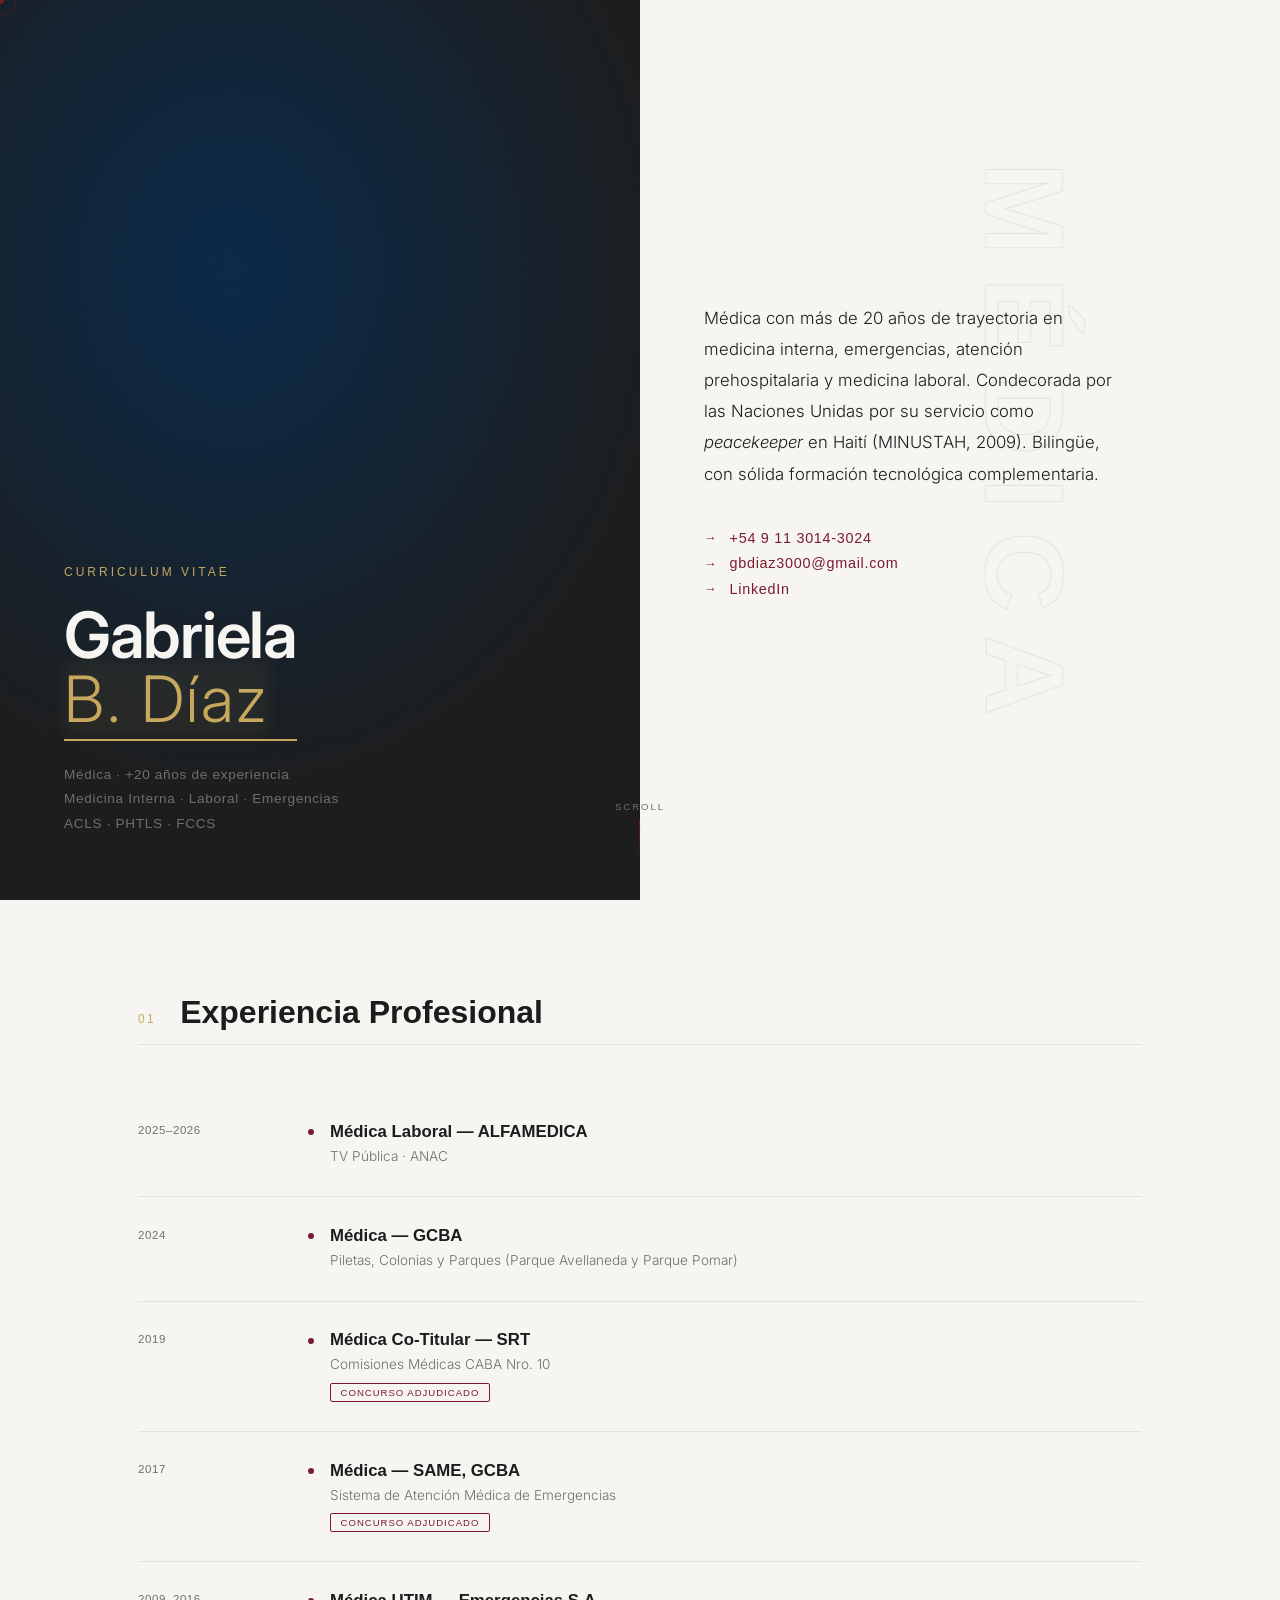
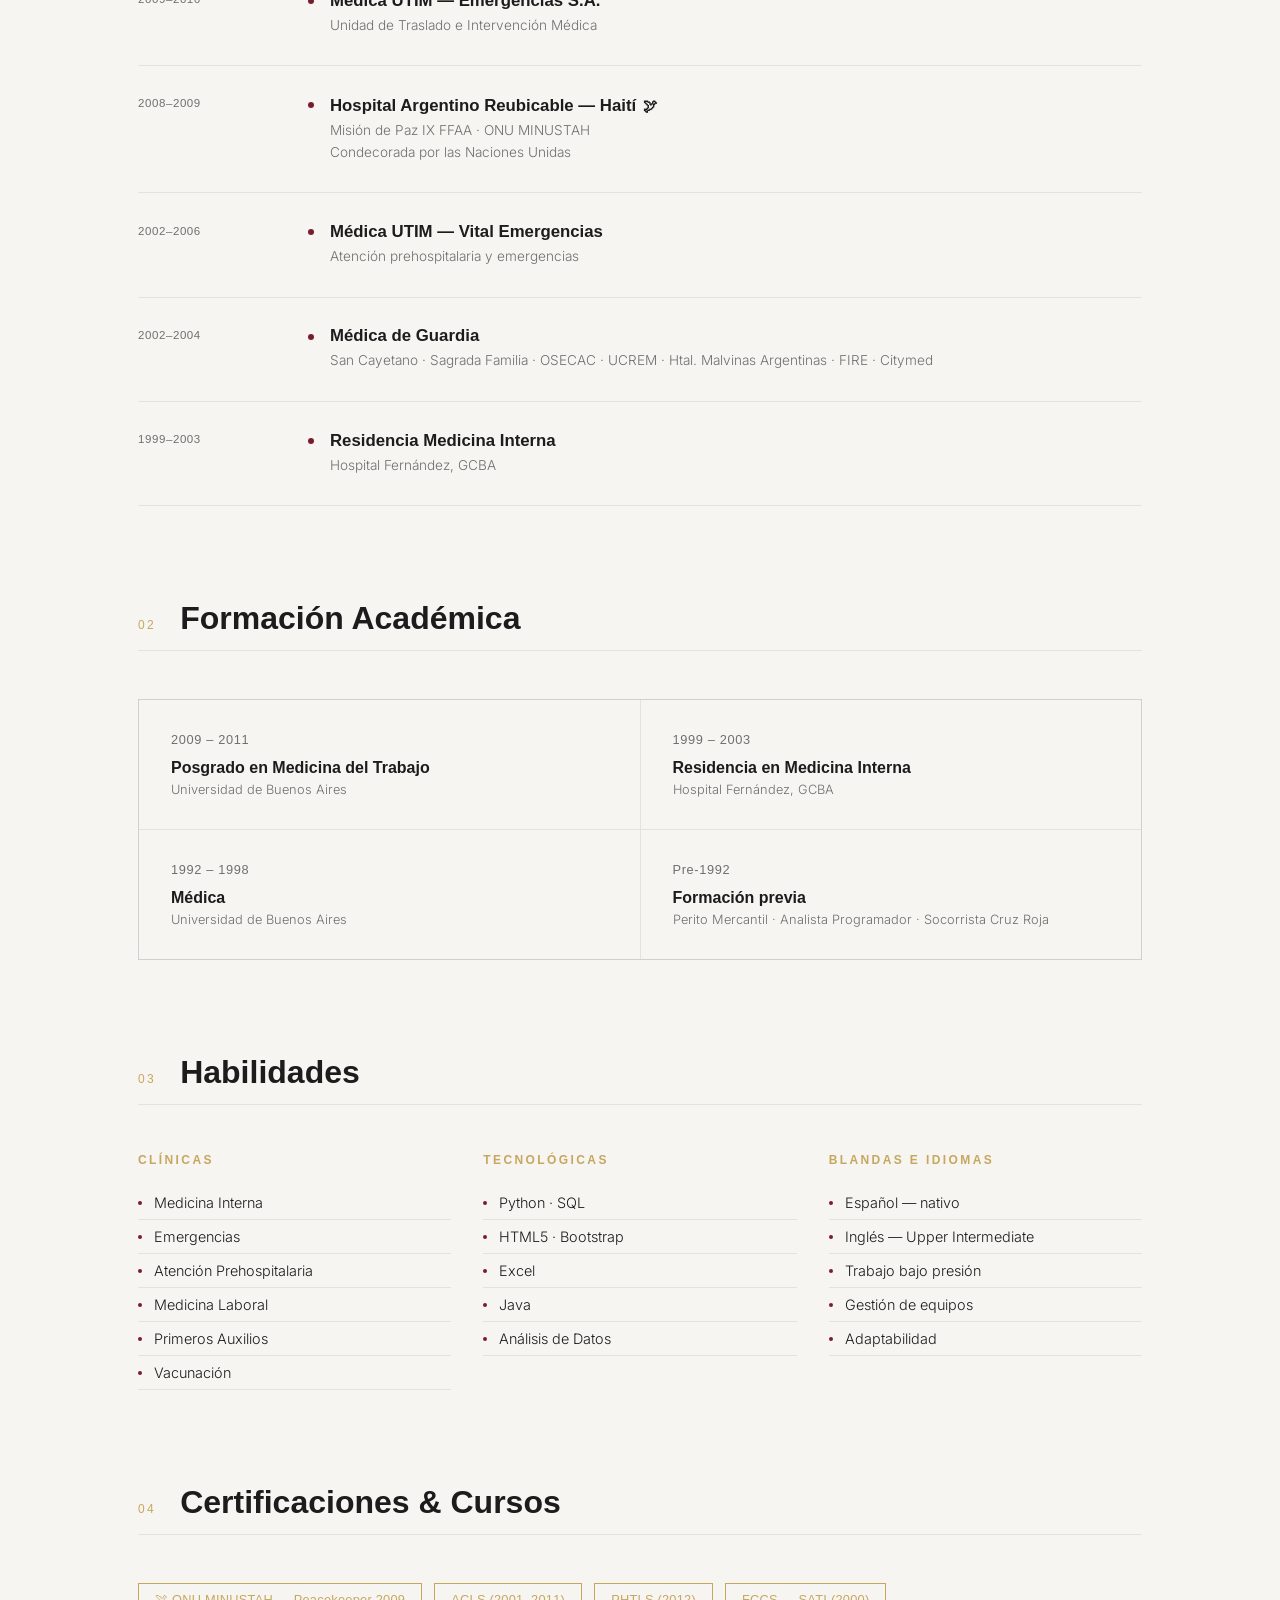
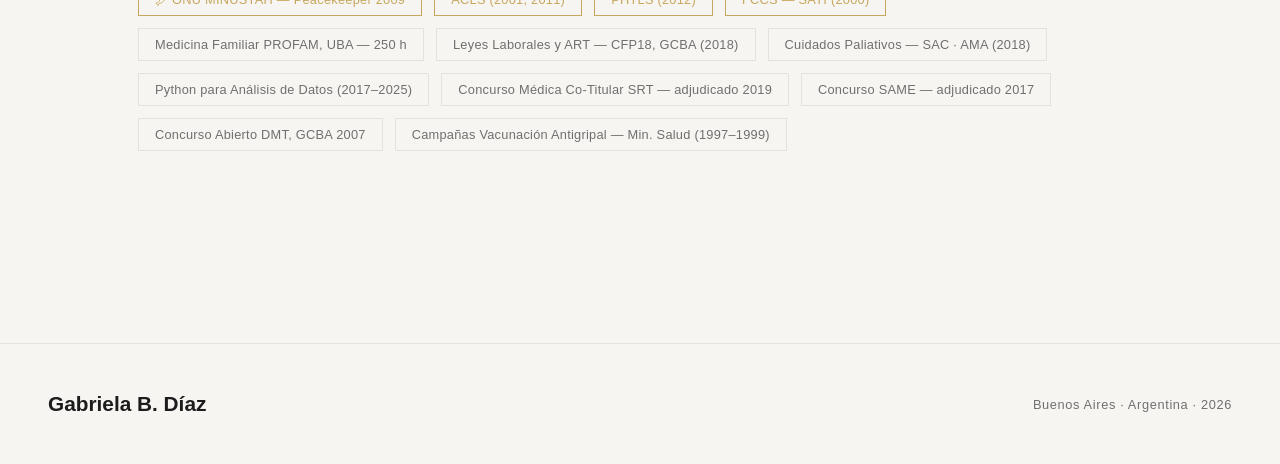
<file: index.html>
<!DOCTYPE html>
<html lang="es">

<head>
  <meta charset="UTF-8" />
  <meta name="viewport" content="width=device-width, initial-scale=1.0" />
  <title>Dra. Gabriela B. Díaz </title>
  <link href="https://fonts.googleapis.com/css2?family=Inter:wght@300;400;600&display=swap" rel="stylesheet">
  <link rel="icon" type="image/svg+xml" href="favicon.svg">
  <link rel="stylesheet" href="style.css">

</head>

<body>

  <div class="cursor" id="cursor"></div>
  <div class="cursor-ring" id="cursorRing"></div>

  <!-- HERO -->
  <section class="hero">
    <div class="hero-left">
      <div class="hero-noise"></div>
      
      <div class="hero-name">
        <p class="label">Curriculum Vitae</p>
        <h1>Gabriela<br><em>B. Díaz</em></h1>
        <p class="title-line">
          Médica · +20 años de experiencia<br>
          Medicina Interna · Laboral · Emergencias<br>
          ACLS · PHTLS · FCCS
        </p>
      </div>
    </div>

    <div class="hero-right">
      <div class="summary-block">
        <p>
          Médica con más de 20 años de trayectoria en medicina interna, emergencias,
          atención prehospitalaria y medicina laboral. Condecorada por las Naciones
          Unidas por su servicio como <em>peacekeeper</em> en Haití (MINUSTAH, 2009).
          Bilingüe, con sólida formación tecnológica complementaria.
        </p>
        <div class="contact-row">
          <a href="https://wa.me/5491130143024">+54 9 11 3014-3024</a>
          <a href="mailto:gbdiaz3000@gmail.com">gbdiaz3000@gmail.com</a>
          <a href="https://www.linkedin.com/in/gabrielabeatrizdiaz/" target="_blank">LinkedIn</a>
        </div>
      </div>
    </div>

    <div class="scroll-hint">
      <span>Scroll</span>
      <div class="scroll-line"></div>
    </div>
  </section>

  <!-- MAIN -->
  <main>

    <!-- EXPERIENCIA -->
    <div class="section" data-section>
      <div class="section-header">
        <span class="section-num">01</span>
        <h2 class="section-title">Experiencia Profesional</h2>
      </div>

      <div class="exp-grid">

        <div class="exp-item">
          <div class="exp-year">2025–2026<div class="exp-dot"></div>
          </div>
          <div class="exp-body">
            <h3>Médica Laboral — ALFAMEDICA</h3>
            <p>TV Pública · ANAC</p>
          </div>
        </div>

        <div class="exp-item">
          <div class="exp-year">2024<div class="exp-dot"></div>
          </div>
          <div class="exp-body">
            <h3>Médica — GCBA</h3>
            <p>Piletas, Colonias y Parques (Parque Avellaneda y Parque Pomar)</p>
          </div>
        </div>

        <div class="exp-item">
          <div class="exp-year">2019<div class="exp-dot"></div>
          </div>
          <div class="exp-body">
            <h3>Médica Co-Titular — SRT</h3>
            <p>Comisiones Médicas CABA Nro. 10</p>
            <span class="exp-badge">Concurso adjudicado</span>
          </div>
        </div>

        <div class="exp-item">
          <div class="exp-year">2017<div class="exp-dot"></div>
          </div>
          <div class="exp-body">
            <h3>Médica — SAME, GCBA</h3>
            <p>Sistema de Atención Médica de Emergencias</p>
            <span class="exp-badge">Concurso adjudicado</span>
          </div>
        </div>

        <div class="exp-item">
          <div class="exp-year">2009–2016<div class="exp-dot"></div>
          </div>
          <div class="exp-body">
            <h3>Médica UTIM — Emergencias S.A.</h3>
            <p>Unidad de Traslado e Intervención Médica</p>
          </div>
        </div>

        <div class="exp-item">
          <div class="exp-year">2008–2009<div class="exp-dot"></div>
          </div>
          <div class="exp-body">
            <h3 class="un-medal">Hospital Argentino Reubicable — Haití</h3>
            <p>Misión de Paz IX FFAA · ONU MINUSTAH<br>Condecorada por las Naciones Unidas</p>
          </div>
        </div>

        <div class="exp-item">
          <div class="exp-year">2002–2006<div class="exp-dot"></div>
          </div>
          <div class="exp-body">
            <h3>Médica UTIM — Vital Emergencias</h3>
            <p>Atención prehospitalaria y emergencias</p>
          </div>
        </div>

        <div class="exp-item">
          <div class="exp-year">2002–2004<div class="exp-dot"></div>
          </div>
          <div class="exp-body">
            <h3>Médica de Guardia</h3>
            <p>San Cayetano · Sagrada Familia · OSECAC · UCREM · Htal. Malvinas Argentinas · FIRE · Citymed</p>
          </div>
        </div>

        <div class="exp-item">
          <div class="exp-year">1999–2003<div class="exp-dot"></div>
          </div>
          <div class="exp-body">
            <h3>Residencia Medicina Interna</h3>
            <p>Hospital Fernández, GCBA</p>
          </div>
        </div>

      </div>
    </div>

    <!-- EDUCACION -->
    <div class="section" data-section>
      <div class="section-header">
        <span class="section-num">02</span>
        <h2 class="section-title">Formación Académica</h2>
      </div>

      <div class="edu-grid">

        <div class="edu-item">
          <p class="edu-year">2009 – 2011</p>
          <h3>Posgrado en Medicina del Trabajo</h3>
          <p>Universidad de Buenos Aires</p>
        </div>

        <div class="edu-item">
          <p class="edu-year">1999 – 2003</p>
          <h3>Residencia en Medicina Interna</h3>
          <p>Hospital Fernández, GCBA</p>
        </div>

        <div class="edu-item">
          <p class="edu-year">1992 – 1998</p>
          <h3>Médica</h3>
          <p>Universidad de Buenos Aires</p>
        </div>

        <div class="edu-item">
          <p class="edu-year">Pre-1992</p>
          <h3>Formación previa</h3>
          <p>Perito Mercantil · Analista Programador · Socorrista Cruz Roja</p>
        </div>

      </div>
    </div>

    <!-- HABILIDADES -->
    <div class="section" data-section>
      <div class="section-header">
        <span class="section-num">03</span>
        <h2 class="section-title">Habilidades</h2>
      </div>

      <div class="skills-container">

        <div class="skill-group">
          <h4>Clínicas</h4>
          <ul class="skill-list">
            <li>Medicina Interna</li>
            <li>Emergencias</li>
            <li>Atención Prehospitalaria</li>
            <li>Medicina Laboral</li>
            <li>Primeros Auxilios</li>
            <li>Vacunación</li>
          </ul>
        </div>

        <div class="skill-group">
          <h4>Tecnológicas</h4>
          <ul class="skill-list">
            <li>Python · SQL</li>
            <li>HTML5 · Bootstrap</li>
            <li>Excel</li>
            <li>Java</li>
            <li>Análisis de Datos</li>
          </ul>
        </div>

        <div class="skill-group">
          <h4>Blandas e Idiomas</h4>
          <ul class="skill-list">
            <li>Español — nativo</li>
            <li>Inglés — Upper Intermediate</li>
            <li>Trabajo bajo presión</li>
            <li>Gestión de equipos</li>
            <li>Adaptabilidad</li>
          </ul>
        </div>

      </div>
    </div>

    <!-- CERTIFICACIONES -->
    <div class="section" data-section>
      <div class="section-header">
        <span class="section-num">04</span>
        <h2 class="section-title">Certificaciones &amp; Cursos</h2>
      </div>

      <div class="certs-flow">
        <div class="cert-tag highlight">🕊 ONU MINUSTAH — Peacekeeper 2009</div>
        <div class="cert-tag highlight">ACLS (2001, 2011)</div>
        <div class="cert-tag highlight">PHTLS (2012)</div>
        <div class="cert-tag highlight">FCCS — SATI (2000)</div>
        <div class="cert-tag">Medicina Familiar PROFAM, UBA — 250 h</div>
        <div class="cert-tag">Leyes Laborales y ART — CFP18, GCBA (2018)</div>
        <div class="cert-tag">Cuidados Paliativos — SAC · AMA (2018)</div>
        <div class="cert-tag">Python para Análisis de Datos (2017–2025)</div>
        <div class="cert-tag">Concurso Médica Co-Titular SRT — adjudicado 2019</div>
        <div class="cert-tag">Concurso SAME — adjudicado 2017</div>
        <div class="cert-tag">Concurso Abierto DMT, GCBA 2007</div>
        <div class="cert-tag">Campañas Vacunación Antigripal — Min. Salud (1997–1999)</div>
      </div>
    </div>

  </main>

  <!-- FOOTER -->
  <footer>
    <div class="name">Gabriela B. Díaz</div>
    <div class="copy">Buenos Aires · Argentina · 2026</div>
  </footer>

  <script>
    // Custom cursor
    const cursor = document.getElementById('cursor');
    const ring = document.getElementById('cursorRing');
    let mouseX = 0, mouseY = 0;
    let ringX = 0, ringY = 0;

    document.addEventListener('mousemove', (e) => {
      mouseX = e.clientX;
      mouseY = e.clientY;
      cursor.style.left = mouseX + 'px';
      cursor.style.top = mouseY + 'px';
    });

    (function animateRing() {
      ringX += (mouseX - ringX) * 0.12;
      ringY += (mouseY - ringY) * 0.12;
      ring.style.left = ringX + 'px';
      ring.style.top = ringY + 'px';
      requestAnimationFrame(animateRing);
    })();

    // Scroll reveal
    const sections = document.querySelectorAll('[data-section]');
    const observer = new IntersectionObserver((entries) => {
      entries.forEach(e => {
        if (e.isIntersecting) e.target.classList.add('visible');
      });
    }, { threshold: 0.1 });

    sections.forEach(s => observer.observe(s));
  </script>
</body>

</html>
</file>
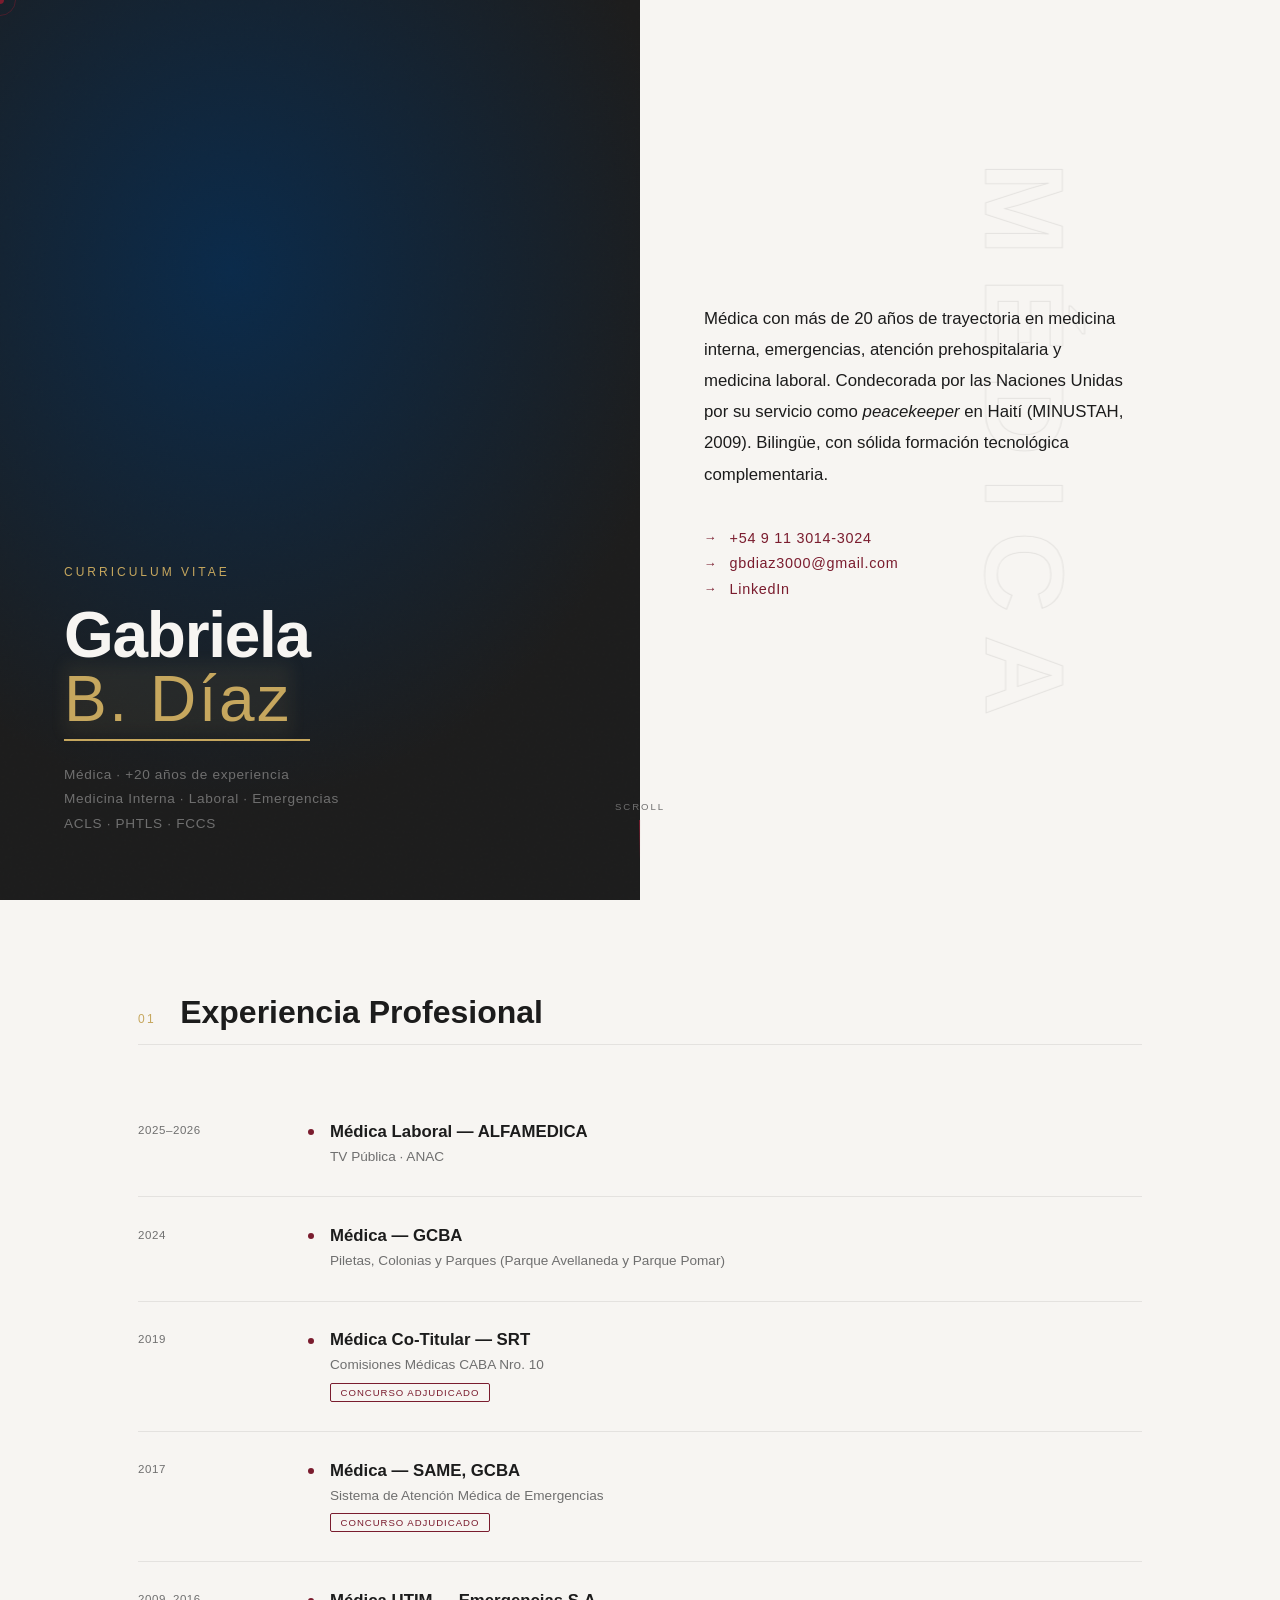
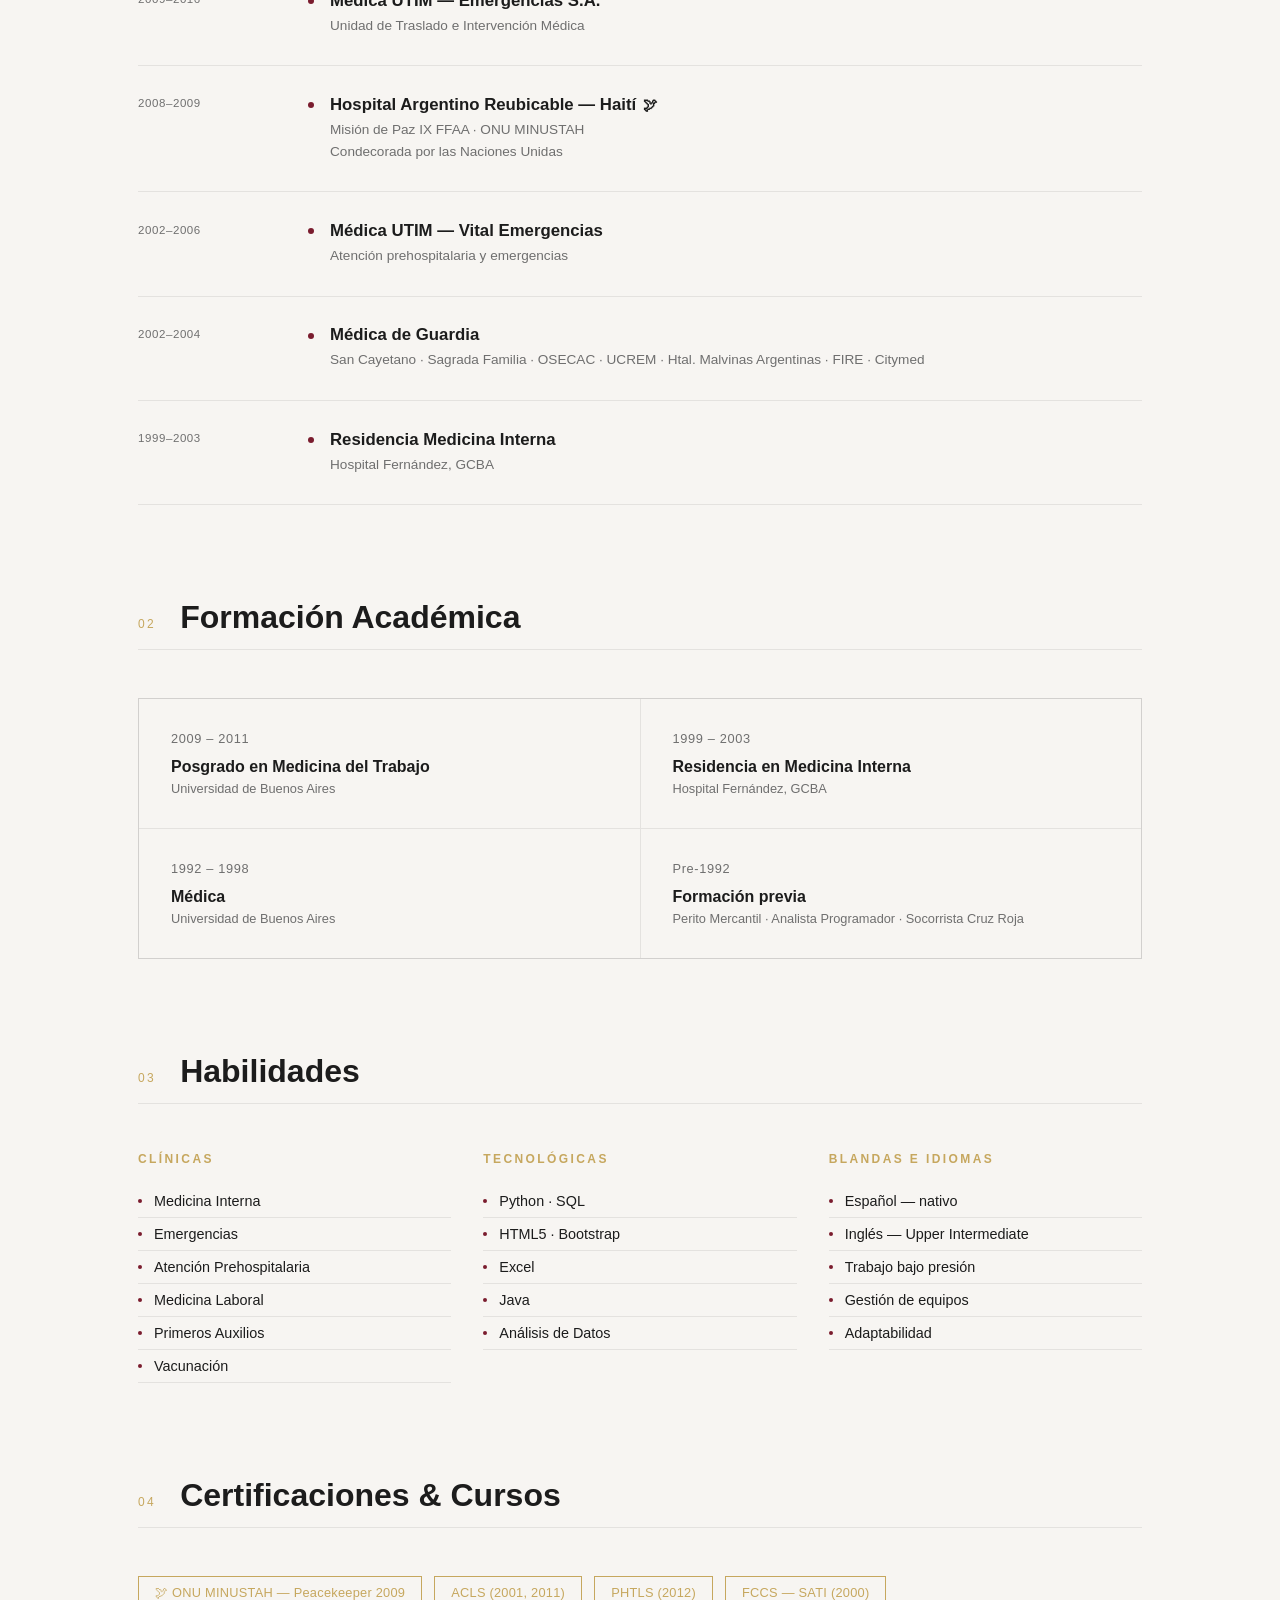
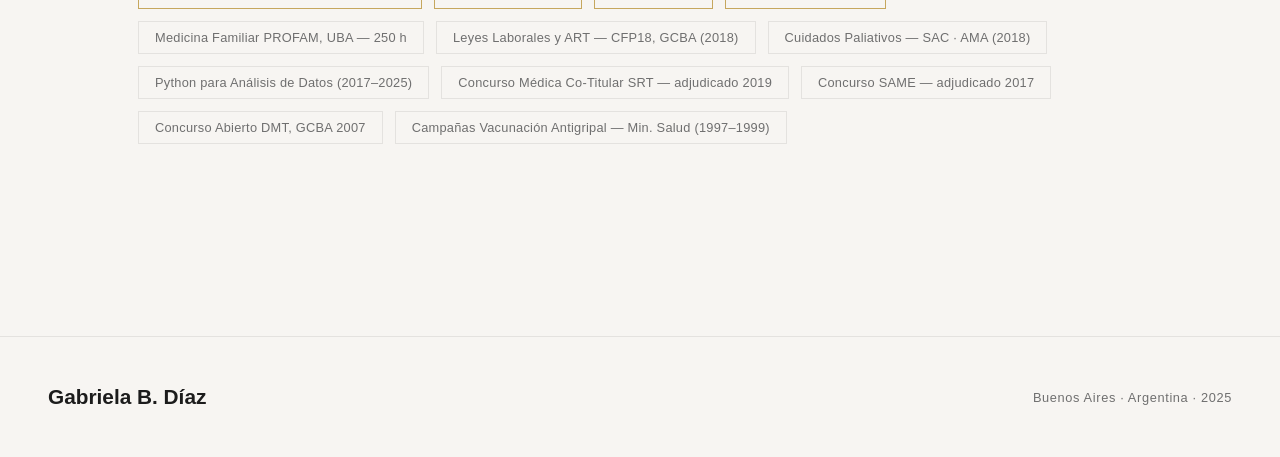
<file: index (1).html>
<!DOCTYPE html>
<html lang="es">
<head>
  <meta charset="UTF-8" />
  <meta name="viewport" content="width=device-width, initial-scale=1.0"/>
  <title>Gabriela B. Díaz — Médica</title>
  <link rel="stylesheet" href="style.css">
 
</head>
<body>

  <div class="cursor" id="cursor"></div>
  <div class="cursor-ring" id="cursorRing"></div>

  <!-- HERO -->
  <section class="hero">
    <div class="hero-left">
      <div class="hero-noise"></div>
      <div class="hero-name">
        <p class="label">Curriculum Vitae</p>
        <h1>Gabriela<br><em>B. Díaz</em></h1>
        <p class="title-line">
          Médica · +20 años de experiencia<br>
          Medicina Interna · Laboral · Emergencias<br>
          ACLS · PHTLS · FCCS
        </p>
      </div>
    </div>

    <div class="hero-right">
      <div class="summary-block">
        <p>
          Médica con más de 20 años de trayectoria en medicina interna, emergencias,
          atención prehospitalaria y medicina laboral. Condecorada por las Naciones
          Unidas por su servicio como <em>peacekeeper</em> en Haití (MINUSTAH, 2009).
          Bilingüe, con sólida formación tecnológica complementaria.
        </p>
        <div class="contact-row">
          <a href="https://wa.me/5491130143024">+54 9 11 3014-3024</a>
          <a href="mailto:gbdiaz3000@gmail.com">gbdiaz3000@gmail.com</a>
          <a href="https://www.linkedin.com/in/gabrielabeatrizdiaz/" target="_blank">LinkedIn</a>
        </div>
      </div>
    </div>

    <div class="scroll-hint">
      <span>Scroll</span>
      <div class="scroll-line"></div>
    </div>
  </section>

  <!-- MAIN -->
  <main>

    <!-- EXPERIENCIA -->
    <div class="section" data-section>
      <div class="section-header">
        <span class="section-num">01</span>
        <h2 class="section-title">Experiencia Profesional</h2>
      </div>

      <div class="exp-grid">

        <div class="exp-item">
          <div class="exp-year">2025–2026<div class="exp-dot"></div></div>
          <div class="exp-body">
            <h3>Médica Laboral — ALFAMEDICA</h3>
            <p>TV Pública · ANAC</p>
          </div>
        </div>

        <div class="exp-item">
          <div class="exp-year">2024<div class="exp-dot"></div></div>
          <div class="exp-body">
            <h3>Médica — GCBA</h3>
            <p>Piletas, Colonias y Parques (Parque Avellaneda y Parque Pomar)</p>
          </div>
        </div>

        <div class="exp-item">
          <div class="exp-year">2019<div class="exp-dot"></div></div>
          <div class="exp-body">
            <h3>Médica Co-Titular — SRT</h3>
            <p>Comisiones Médicas CABA Nro. 10</p>
            <span class="exp-badge">Concurso adjudicado</span>
          </div>
        </div>

        <div class="exp-item">
          <div class="exp-year">2017<div class="exp-dot"></div></div>
          <div class="exp-body">
            <h3>Médica — SAME, GCBA</h3>
            <p>Sistema de Atención Médica de Emergencias</p>
            <span class="exp-badge">Concurso adjudicado</span>
          </div>
        </div>

        <div class="exp-item">
          <div class="exp-year">2009–2016<div class="exp-dot"></div></div>
          <div class="exp-body">
            <h3>Médica UTIM — Emergencias S.A.</h3>
            <p>Unidad de Traslado e Intervención Médica</p>
          </div>
        </div>

        <div class="exp-item">
          <div class="exp-year">2008–2009<div class="exp-dot"></div></div>
          <div class="exp-body">
            <h3 class="un-medal">Hospital Argentino Reubicable — Haití</h3>
            <p>Misión de Paz IX FFAA · ONU MINUSTAH<br>Condecorada por las Naciones Unidas</p>
          </div>
        </div>

        <div class="exp-item">
          <div class="exp-year">2002–2006<div class="exp-dot"></div></div>
          <div class="exp-body">
            <h3>Médica UTIM — Vital Emergencias</h3>
            <p>Atención prehospitalaria y emergencias</p>
          </div>
        </div>

        <div class="exp-item">
          <div class="exp-year">2002–2004<div class="exp-dot"></div></div>
          <div class="exp-body">
            <h3>Médica de Guardia</h3>
            <p>San Cayetano · Sagrada Familia · OSECAC · UCREM · Htal. Malvinas Argentinas · FIRE · Citymed</p>
          </div>
        </div>

        <div class="exp-item">
          <div class="exp-year">1999–2003<div class="exp-dot"></div></div>
          <div class="exp-body">
            <h3>Residencia Medicina Interna</h3>
            <p>Hospital Fernández, GCBA</p>
          </div>
        </div>

      </div>
    </div>

    <!-- EDUCACION -->
    <div class="section" data-section>
      <div class="section-header">
        <span class="section-num">02</span>
        <h2 class="section-title">Formación Académica</h2>
      </div>

      <div class="edu-grid">

        <div class="edu-item">
          <p class="edu-year">2009 – 2011</p>
          <h3>Posgrado en Medicina del Trabajo</h3>
          <p>Universidad de Buenos Aires</p>
        </div>

        <div class="edu-item">
          <p class="edu-year">1999 – 2003</p>
          <h3>Residencia en Medicina Interna</h3>
          <p>Hospital Fernández, GCBA</p>
        </div>

        <div class="edu-item">
          <p class="edu-year">1992 – 1998</p>
          <h3>Médica</h3>
          <p>Universidad de Buenos Aires</p>
        </div>

        <div class="edu-item">
          <p class="edu-year">Pre-1992</p>
          <h3>Formación previa</h3>
          <p>Perito Mercantil · Analista Programador · Socorrista Cruz Roja</p>
        </div>

      </div>
    </div>

    <!-- HABILIDADES -->
    <div class="section" data-section>
      <div class="section-header">
        <span class="section-num">03</span>
        <h2 class="section-title">Habilidades</h2>
      </div>

      <div class="skills-container">

        <div class="skill-group">
          <h4>Clínicas</h4>
          <ul class="skill-list">
            <li>Medicina Interna</li>
            <li>Emergencias</li>
            <li>Atención Prehospitalaria</li>
            <li>Medicina Laboral</li>
            <li>Primeros Auxilios</li>
            <li>Vacunación</li>
          </ul>
        </div>

        <div class="skill-group">
          <h4>Tecnológicas</h4>
          <ul class="skill-list">
            <li>Python · SQL</li>
            <li>HTML5 · Bootstrap</li>
            <li>Excel</li>
            <li>Java</li>
            <li>Análisis de Datos</li>
          </ul>
        </div>

        <div class="skill-group">
          <h4>Blandas e Idiomas</h4>
          <ul class="skill-list">
            <li>Español — nativo</li>
            <li>Inglés — Upper Intermediate</li>
            <li>Trabajo bajo presión</li>
            <li>Gestión de equipos</li>
            <li>Adaptabilidad</li>
          </ul>
        </div>

      </div>
    </div>

    <!-- CERTIFICACIONES -->
    <div class="section" data-section>
      <div class="section-header">
        <span class="section-num">04</span>
        <h2 class="section-title">Certificaciones &amp; Cursos</h2>
      </div>

      <div class="certs-flow">
        <div class="cert-tag highlight">🕊 ONU MINUSTAH — Peacekeeper 2009</div>
        <div class="cert-tag highlight">ACLS (2001, 2011)</div>
        <div class="cert-tag highlight">PHTLS (2012)</div>
        <div class="cert-tag highlight">FCCS — SATI (2000)</div>
        <div class="cert-tag">Medicina Familiar PROFAM, UBA — 250 h</div>
        <div class="cert-tag">Leyes Laborales y ART — CFP18, GCBA (2018)</div>
        <div class="cert-tag">Cuidados Paliativos — SAC · AMA (2018)</div>
        <div class="cert-tag">Python para Análisis de Datos (2017–2025)</div>
        <div class="cert-tag">Concurso Médica Co-Titular SRT — adjudicado 2019</div>
        <div class="cert-tag">Concurso SAME — adjudicado 2017</div>
        <div class="cert-tag">Concurso Abierto DMT, GCBA 2007</div>
        <div class="cert-tag">Campañas Vacunación Antigripal — Min. Salud (1997–1999)</div>
      </div>
    </div>

  </main>

  <!-- FOOTER -->
  <footer>
    <div class="name">Gabriela B. Díaz</div>
    <div class="copy">Buenos Aires · Argentina · 2025</div>
  </footer>

  <script>
    // Custom cursor
    const cursor = document.getElementById('cursor');
    const ring = document.getElementById('cursorRing');
    let mouseX = 0, mouseY = 0;
    let ringX = 0, ringY = 0;

    document.addEventListener('mousemove', (e) => {
      mouseX = e.clientX;
      mouseY = e.clientY;
      cursor.style.left = mouseX + 'px';
      cursor.style.top = mouseY + 'px';
    });

    (function animateRing() {
      ringX += (mouseX - ringX) * 0.12;
      ringY += (mouseY - ringY) * 0.12;
      ring.style.left = ringX + 'px';
      ring.style.top = ringY + 'px';
      requestAnimationFrame(animateRing);
    })();

    // Scroll reveal
    const sections = document.querySelectorAll('[data-section]');
    const observer = new IntersectionObserver((entries) => {
      entries.forEach(e => {
        if (e.isIntersecting) e.target.classList.add('visible');
      });
    }, { threshold: 0.1 });

    sections.forEach(s => observer.observe(s));
  </script>
</body>
</html>
</file>
<file: style.css>
/*:root {
      --cream: #F0F4F8;
      --ink: #0D1B2A;
      --burgundy: #1A5C9E;
      --gold: #3A8FC9;
      --muted: #6A8099;
      --line: rgba(26,60,100,0.12);
    }*/

     :root {
       --cream: #F7F5F2;
       --ink: #1C1C1C;
       --burgundy: #7A1C2E;
       --gold: #C6A75E;
       --muted: #6F6F6F;
       --line: rgba(0, 0, 0, 0.08);
     }

     /*
  :root {
  --cream: #F4F8FB;
  --ink: #0F172A;
  --burgundy: #0EA5A4;   // teal médico 
  --gold: #38BDF8;       // celeste brillante 
  --muted: #64748B;
  --line: rgba(15,23,42,0.08);
}*/
     /*:root {
  --cream: #F4F8FB;
  --ink: #0F172A;
  --burgundy: #0EA5A4;   // teal médico 
  --gold: #38BDF8;       // celeste brillante
  --muted: #64748B;
  --line: rgba(15,23,42,0.08);
}*/

     *,
     *::before,
     *::after {
       box-sizing: border-box;
       margin: 0;
       padding: 0;
     }

     html {
       scroll-behavior: smooth;
     }

     body {
       background: var(--cream);
       color: var(--ink);
       font-family: 'Inter', Arial, sans-serif;

       font-weight: 300;
       overflow-x: hidden;
       cursor: none;
     }

     /* Custom cursor */
     .cursor {
       position: fixed;
       width: 8px;
       height: 8px;
       background: var(--burgundy);
       border-radius: 50%;
       pointer-events: none;
       z-index: 9999;
       transition: transform 0.15s ease;
       transform: translate(-50%, -50%);
     }

     .cursor-ring {
       position: fixed;
       width: 32px;
       height: 32px;
       border: 1px solid var(--burgundy);
       border-radius: 50%;
       pointer-events: none;
       z-index: 9998;
       transition: transform 0.35s ease, opacity 0.3s;
       transform: translate(-50%, -50%);
       opacity: 0.5;
     }

     /* HERO */
     .hero {
       min-height: 100vh;
       display: grid;
       grid-template-columns: 1fr 1fr;
       position: relative;
       overflow: hidden;
     }

     .hero-left {
       background: var(--ink);
       display: flex;
       flex-direction: column;
       justify-content: flex-end;
       padding: 4rem;
       position: relative;
       overflow: hidden;
     }

     .hero-left::before {
       content: '';
       position: absolute;
       top: -40%;
       left: -20%;
       width: 140%;
       height: 140%;
       background: radial-gradient(ellipse at 40% 50%, #0a2a4a 0%, transparent 60%);
       animation: breathe 8s ease-in-out infinite;
     }

     @keyframes breathe {

       0%,
       100% {
         transform: scale(1) rotate(0deg);
         opacity: 0.8;
       }

       50% {
         transform: scale(1.1) rotate(3deg);
         opacity: 1;
       }
     }

     .hero-noise {
       position: absolute;
       inset: 0;
       background-image: url("data:image/svg+xml,%3Csvg viewBox='0 0 256 256' xmlns='http://www.w3.org/2000/svg'%3E%3Cfilter id='noise'%3E%3CfeTurbulence type='fractalNoise' baseFrequency='0.9' numOctaves='4' stitchTiles='stitch'/%3E%3C/filter%3E%3Crect width='100%25' height='100%25' filter='url(%23noise)' opacity='0.04'/%3E%3C/svg%3E");
       opacity: 0.3;
       pointer-events: none;
     }

     .hero-name {
       position: relative;
       z-index: 1;
     }

     .hero-name .label {
       font-family: Calibri, Arial, sans-serif;
       font-size: 0.75rem;
       letter-spacing: 0.25em;
       color: var(--gold);
       text-transform: uppercase;
       margin-bottom: 1.5rem;
       opacity: 0;
       animation: fadeUp 1s 0.3s forwards;
     }

     .hero-name h1 {
       font-family: 'Inter', Arial, sans-serif;
       font-weight: 600;
       letter-spacing: -0.02em;
       position: relative;
       display: inline-block;

       font-size: clamp(2.8rem, 5vw, 5rem);
       line-height: 1.0;
       color: var(--cream);

       opacity: 0;
       animation: fadeUp 1s 0.5s forwards;
     }

     /* Línea animada debajo del nombre */
     .hero-name h1::after {
       content: "";
       position: absolute;
       left: 0;
       bottom: -10px;
       width: 0%;
       height: 2px;
       background: var(--gold);
       animation: lineReveal 1s 1.2s forwards;
     }

     @keyframes lineReveal {
       to {
         width: 100%;
       }
     }

     /* Apellido */
     .hero-name h1 em {
       font-style: normal;
       font-weight: 300;
       color: var(--gold);
       letter-spacing: 0.04em;
       position: relative;
     }

     /* Glow sutil detrás del apellido */
     .hero-name h1 em::after {
       content: "";
       position: absolute;
       inset: 0;
       background: var(--gold);
       opacity: 0.08;
       filter: blur(8px);
       z-index: -1;
     }

     .hero-name .title-line {
       margin-top: 2rem;
       font-family: Calibri, Arial, sans-serif;
       font-size: 0.85rem;
       color: var(--muted);
       letter-spacing: 0.05em;
       line-height: 1.8;
       opacity: 0;
       animation: fadeUp 1s 0.8s forwards;
     }

     .hero-right {
       display: flex;
       flex-direction: column;
       justify-content: center;
       padding: 4rem;
       position: relative;
     }

     .hero-right::after {
       content: 'MÉDICA';
       position: absolute;
       right: -2rem;
       top: 50%;
       transform: translateY(-50%) rotate(90deg);
       font-family: Arial, sans-serif;
       font-size: 7rem;
       font-weight: 700;
       color: transparent;
       -webkit-text-stroke: 1px rgba(0, 0, 0, 0.08);
       letter-spacing: 0.2em;
       pointer-events: none;
       white-space: nowrap;
     }

     .summary-block {
       opacity: 0;
       animation: fadeUp 1s 1s forwards;
     }

     .summary-block p {
       font-size: 1.05rem;
       line-height: 1.85;
       color: var(--ink);
       max-width: 420px;
       margin-bottom: 2.5rem;
     }

     .contact-row {
       display: flex;
       flex-direction: column;
       gap: 0.6rem;
     }

     .contact-row a {
       font-family: Calibri, Arial, sans-serif;
       font-size: 0.9rem;
       color: var(--burgundy);
       text-decoration: none;
       letter-spacing: 0.05em;
       display: flex;
       align-items: center;
       gap: 0.75rem;
       transition: color 0.2s, gap 0.2s;
     }

     .contact-row a:hover {
       color: var(--gold);
       gap: 1rem;
     }

     .contact-row a::before {
       content: '→';
       font-size: 0.8rem;
     }

     .scroll-hint {
       position: absolute;
       bottom: 2.5rem;
       left: 50%;
       transform: translateX(-50%);
       display: flex;
       flex-direction: column;
       align-items: center;
       gap: 0.5rem;
       opacity: 0;
       animation: fadeIn 1s 1.5s forwards;
     }

     .scroll-hint span {
       font-family: Calibri, Arial, sans-serif;
       font-size: 0.6rem;
       letter-spacing: 0.2em;
       text-transform: uppercase;
       color: var(--muted);
     }

     .scroll-line {
       width: 1px;
       height: 40px;
       background: linear-gradient(to bottom, var(--burgundy), transparent);
       animation: scrollPulse 2s ease-in-out infinite;
     }

     @keyframes scrollPulse {

       0%,
       100% {
         transform: scaleY(1);
         opacity: 1;
       }

       50% {
         transform: scaleY(0.5);
         opacity: 0.4;
       }
     }

     /* MAIN CONTENT */
     main {
       max-width: 1100px;
       margin: 0 auto;
       padding: 6rem 3rem;
     }

     /* SECTION */
     .section {
       margin-bottom: 6rem;
       opacity: 0;
       transform: translateY(30px);
       transition: opacity 0.8s ease, transform 0.8s ease;
     }

     .section.visible {
       opacity: 1;
       transform: translateY(0);
     }

     .section-header {
       display: flex;
       align-items: baseline;
       gap: 1.5rem;
       margin-bottom: 3rem;
       padding-bottom: 1rem;
       border-bottom: 1px solid var(--line);
     }

     .section-num {
       font-family: Calibri, Arial, sans-serif;
       font-size: 0.75rem;
       color: var(--gold);
       letter-spacing: 0.2em;
     }

     .section-title {
       font-family: Arial, Calibri, sans-serif;
       font-weight: 700;
       font-size: 2rem;
       line-height: 1;
     }

     /* EXPERIENCE ITEMS */
     .exp-grid {
       display: flex;
       flex-direction: column;
       gap: 0;
     }

     .exp-item {
       display: grid;
       grid-template-columns: 160px 1fr;
       gap: 2rem;
       padding: 1.8rem 0;
       border-bottom: 1px solid var(--line);
       position: relative;
       transition: background 0.2s;
     }

     .exp-item:hover {
       background: rgba(122, 28, 46, 0.04);
     }

     /*.exp-item:hover { background: rgba(123,45,62,0.025); }*/
     .exp-item:hover .exp-dot {
       transform: scale(1.5);
       background: var(--gold);
     }

     .exp-year {
       font-family: Calibri, Arial, sans-serif;
       font-size: 0.72rem;
       color: var(--muted);
       letter-spacing: 0.05em;
       padding-top: 0.15rem;
       position: relative;
     }

     .exp-dot {
       position: absolute;
       right: -1rem;
       top: 0.45rem;
       width: 6px;
       height: 6px;
       background: var(--burgundy);
       border-radius: 50%;
       transition: all 0.3s;
     }

     .exp-body h3 {
       font-family: Arial, Calibri, sans-serif;
       font-weight: 700;
       font-size: 1.05rem;
       margin-bottom: 0.25rem;
     }

     .exp-body p {
       font-size: 0.85rem;
       color: var(--muted);
       line-height: 1.6;
     }

     .exp-badge {
       display: inline-block;
       margin-top: 0.4rem;
       font-family: Calibri, Arial, sans-serif;
       font-size: 0.6rem;
       letter-spacing: 0.1em;
       text-transform: uppercase;
       padding: 0.2rem 0.6rem;
       border: 1px solid var(--burgundy);
       color: var(--burgundy);
       border-radius: 2px;
     }

     /* EDUCATION */
     .edu-grid {
       display: grid;
       grid-template-columns: 1fr 1fr;
       gap: 1px;
       background: var(--line);
       border: 1px solid var(--line);
     }

     .edu-item {
       background: var(--cream);
       padding: 2rem;
       transition: background 0.3s;
     }

     .edu-item:hover {
       background: rgba(0, 0, 0, 0.03);
     }

     .edu-year {
       font-family: Calibri, Arial, sans-serif;
       font-size: 0.75rem;
       color: var(--gold);
       letter-spacing: 0.05em;
       margin-bottom: 0.75rem;
     }

     .edu-item h3 {
       font-family: Arial, Calibri, sans-serif;
       font-size: 1rem;
       font-weight: 700;
       margin-bottom: 0.3rem;
     }

     .edu-item p {
       font-size: 0.8rem;
       color: var(--muted);
     }

     /* SKILLS */
     .skills-container {
       display: grid;
       grid-template-columns: 1fr 1fr 1fr;
       gap: 2rem;
     }

     .skill-group h4 {
       font-family: Calibri, Arial, sans-serif;
       font-size: 0.75rem;
       letter-spacing: 0.2em;
       text-transform: uppercase;
       color: var(--gold);
       margin-bottom: 1.2rem;
     }

     .skill-list {
       list-style: none;
     }

     .skill-list li {
       font-size: 0.9rem;
       color: var(--ink);
       padding: 0.5rem 0;
       border-bottom: 1px solid var(--line);
       display: flex;
       align-items: center;
       gap: 0.75rem;
       transition: color 0.2s;
     }

     .skill-list li:hover {
       color: var(--burgundy);
     }

     .skill-list li::before {
       content: '';
       width: 4px;
       height: 4px;
       background: var(--burgundy);
       border-radius: 50%;
       flex-shrink: 0;
     }

     /* CERTIFICATIONS */
     .certs-flow {
       display: flex;
       flex-wrap: wrap;
       gap: 0.75rem;
     }

     .cert-tag {
       font-family: Calibri, Arial, sans-serif;
       font-size: 0.8rem;
       padding: 0.5rem 1rem;
       border: 1px solid var(--line);
       color: var(--muted);
       letter-spacing: 0.02em;
       transition: all 0.25s;
       cursor: default;
     }

     .cert-tag:hover {
       border-color: var(--burgundy);
       color: var(--burgundy);
       background: rgba(122, 28, 46, 0.06);
     }

     .cert-tag.highlight {
       border-color: var(--gold);
       color: var(--gold);
     }

     /* FOOTER */
     footer {
       border-top: 1px solid var(--line);
       padding: 3rem;
       display: flex;
       justify-content: space-between;
       align-items: center;
     }

     footer .name {
       font-family: Arial, Calibri, sans-serif;
       font-size: 1.3rem;
       font-weight: 700;
     }

     footer .copy {
       font-family: Calibri, Arial, sans-serif;
       font-size: 0.8rem;
       color: var(--muted);
       letter-spacing: 0.05em;
     }

     /* ANIMATIONS */
     /*@keyframes fadeUp {
      from { opacity: 0; transform: translateY(20px); }
      to { opacity: 1; transform: translateY(0); }
    }*/
     @keyframes fadeUp {
       from {
         opacity: 0;
         transform: translateY(30px);
         filter: blur(4px);
       }

       to {
         opacity: 1;
         transform: translateY(0);
         filter: blur(0);
       }
     }

     @keyframes fadeIn {
       to {
         opacity: 1;
       }
     }

     /* RESPONSIVE */
     @media (max-width: 768px) {
       .hero {
         grid-template-columns: 1fr;
         min-height: auto;
       }

       .hero-left {
         padding: 3rem 2rem 3rem;
         min-height: 60vh;
       }

       .hero-right {
         padding: 3rem 2rem;
       }

       .hero-right::after {
         display: none;
       }

       main {
         padding: 4rem 1.5rem;
       }

       .exp-item {
         grid-template-columns: 1fr;
         gap: 0.5rem;
       }

       .exp-dot {
         display: none;
       }

       .edu-grid {
         grid-template-columns: 1fr;
       }

       .skills-container {
         grid-template-columns: 1fr;
       }

       footer {
         flex-direction: column;
         gap: 1rem;
         text-align: center;
       }
     }

     /* UN Medal special treatment */
     .un-medal {
       position: relative;
       display: inline-block;
     }

     .un-medal::after {
       content: '🕊';
       margin-left: 0.4rem;
       font-size: 0.9rem;
     }
</file>
